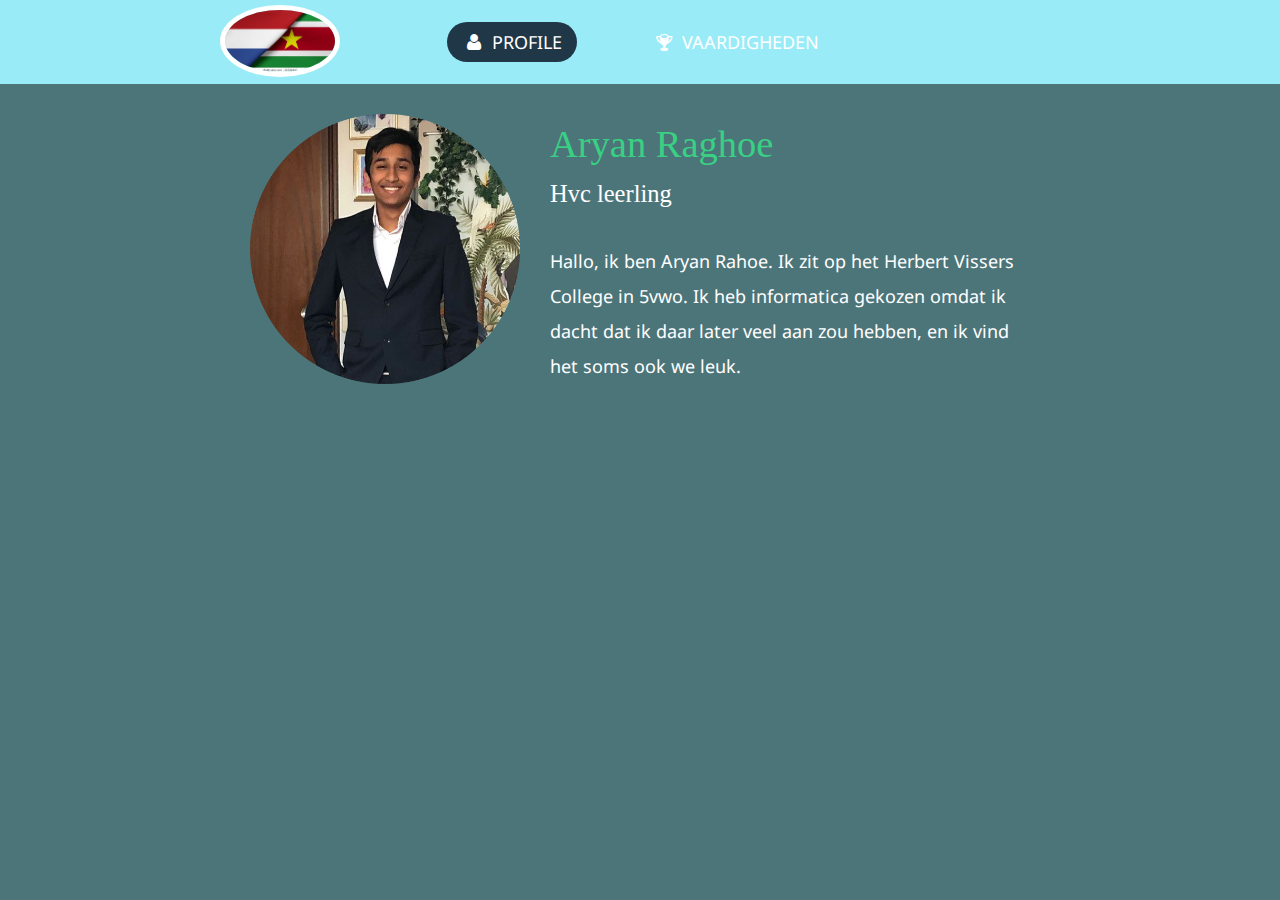
<file: index.html>
<!DOCTYPE html>
<html lang="en">
<head>
<title>Mini Portfolio</title>
<meta charset="utf-8">
<meta name="viewport" content="width=device-width, initial-scale=1.0">
<link href="css/bootstrap.css" rel="stylesheet">
<link href="css/style.css" rel="stylesheet">
<link href="font/css/fontello.css" rel="stylesheet">
<link href='http://fonts.googleapis.com/css?family=Droid+Sans:400,700' rel='stylesheet' type='text/css'>
</head>
<body>
<div class="navbar">
  <div class="navbar-inner">
    <div class="container"> <a class="btn btn-navbar" data-toggle="collapse" data-target=".nav-collapse"> <span class="icon-bar"></span> <span class="icon-bar"></span> <span class="icon-bar"></span> </a> <a class="brand" href="index.html"><img width="110" src="img/user.jpg"  alt="surinames en nederlandse vlag"></a>
      <ul class="nav nav-collapse pull-right">
        <li><a href="index.html" class="active"><i class="icon-user"></i> Profile</a></li>
        <li><a href="skills.html"><i class="icon-trophy"></i> Vaardigheden</a></li>
        <li>&nbsp;&nbsp;&nbsp;&nbsp;&nbsp;&nbsp;&nbsp;&nbsp;&nbsp;&nbsp;</li>
        <li>&nbsp;&nbsp;&nbsp;&nbsp;&nbsp;&nbsp;&nbsp;&nbsp;&nbsp;</li>
      </ul>
      <div class="nav-collapse collapse"></div>
    </div>
  </div>
</div>
<div class="container profile">
  <div class="span3"> <img src="img/mini.png" alt=""> </div>
  <div class="span5">
    <h1>Aryan Raghoe</h1>
    <h3> Hvc leerling</h3>
    <p> Hallo, ik ben Aryan Rahoe. Ik zit op het Herbert Vissers College in 5vwo. Ik heb informatica gekozen omdat ik dacht dat ik daar later veel aan zou hebben, en ik vind het soms ook we leuk. </p>
</div>
<div id="myModal" class="modal hide fade" tabindex="-1" role="dialog" aria-labelledby="myModalLabel" aria-hidden="true">
  <div class="modal-header">
    <button type="button" class="close" data-dismiss="modal" aria-hidden="true">×</button>
    <h3 id="myModalLabel"><i class="icon-mail"></i> Contact Me</h3>
  </div>
  <div class="modal-body">
    <form action="#">
      <input type="text" placeholder="Yopur Name">
      <input type="text" placeholder="Your Email">
      <input type="text" placeholder="Website (Optional)">
      <textarea rows="3" style="width:80%"></textarea>
      <br>
      <button type="submit" class="btn btn-large"><i class="icon-paper-plane"></i> SUBMIT</button>
    </form>
  </div>
</div>
<script src="js/jquery-1.10.1.min.js"></script>
<script src="js/bootstrap.min.js"></script>
<script>
$('#myModal').modal('hidden')
</script>
</body>
</html>
</file>
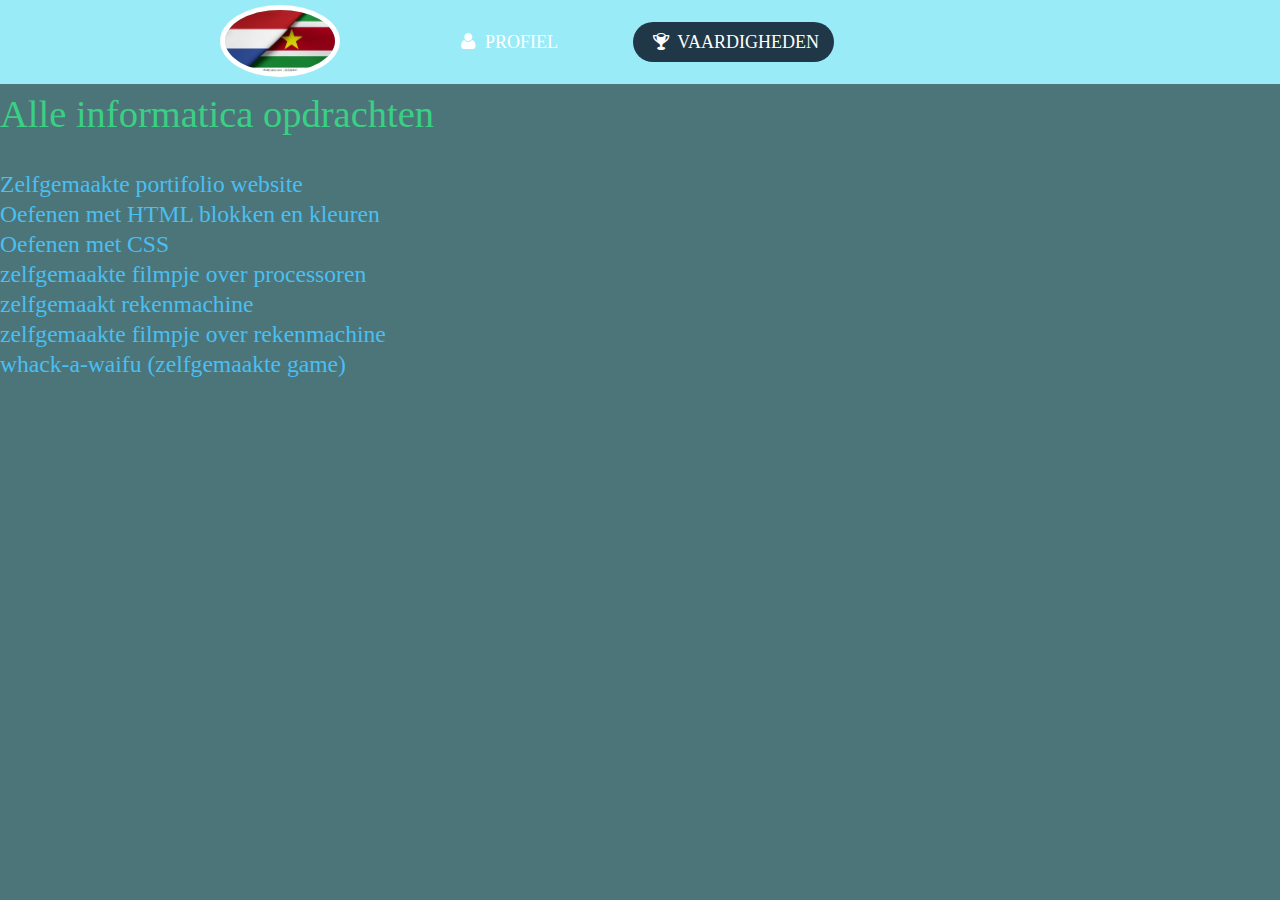
<file: opdrachten.html>
<html>
    <head>
        <title>opdrachten</title>
        <meta charset="utf-8">
        <meta name="viewport" content="width=device-width, initial-scale=1.0">
        <link href="css/bootstrap.css" rel="stylesheet">
        <link href="font/css/fontello.css" rel="stylesheet">
        <link href="font/css/fontello.css" rel="stylesheet">
        <link href="http://fonts.googleapis.com/css?family=Droid+Sans:400,700" rel="stylesheet" type="text/css">
    </head>
    <style>
        a.brand img {
	        border-radius:50%;
	        border:5px solid #fff;
        }
        h1, h2, h3, h4, p ,h5, a {
            font-family: 'Times New Roman', Times, serif;
        }
        h1 {
            color: #3ad083;
        }
        a {
          font-size: 1.475em;
        }
        a:link {
          color: #49BFF2;
        }
        a:visited {
          color: #EB551D;
        }
        a:hover {
          color: #EB551D;
          text-decoration: underline;
        }
        p {
          font-size: medium;
        }
    </style>
    <body>
        <div class="navbar">
            <div class="navbar-inner">
                <div class="container"> <a class="btn btn-navbar" data-toggle="collapse" data-target=".nav-collapse"> <span class="icon-bar"></span> <span class="icon-bar"></span> <span class="icon-bar"></span> </a> <a class="brand" href="index.html"><img width="110" src="img/user.jpg"  alt="surinames en nederlandse vlag"></a>
              </a>
                <ul class="nav nav-collapse pull-right">
                  <li><a href="index.html"><i class="icon-user"></i> Profiel</a></li>
                  <li><a href="skills.html" class="active"><i class="icon-trophy"></i> Vaardigheden</a></li>
                  <li>&nbsp;&nbsp;&nbsp;&nbsp;&nbsp;&nbsp;&nbsp;&nbsp;&nbsp;&nbsp;</li>
                  <li>&nbsp;&nbsp;&nbsp;&nbsp;&nbsp;&nbsp;&nbsp;&nbsp;&nbsp;</li>
                </ul>
                <div class="nav-collapse collapse"></div>
              </div>
            </div>
          </div>
        <h1>Alle informatica opdrachten</h1>
        <p>&nbsp;<p>

        <p><a href="assigments/profiel.html">Zelfgemaakte portifolio website</a></p> 
        <p><a href="assigments/elementen.html">Oefenen met HTML blokken en kleuren</a></p>
        <p><a href="assigments/oefenenmetCSS.html">Oefenen met CSS</a></p>
        <p><a href="processoren.html">zelfgemaakte filmpje over processoren</a></p>
        <p><a href="assigments/rekenmachine.html">zelfgemaakt rekenmachine</a></p>
        <p><a href="uitleg rekenmachine.html">zelfgemaakte filmpje over rekenmachine</a></p>
        <p><a href="zelfgemaaktegame.html">whack-a-waifu (zelfgemaakte game)</a></p>
    </body>
</html>
</file>
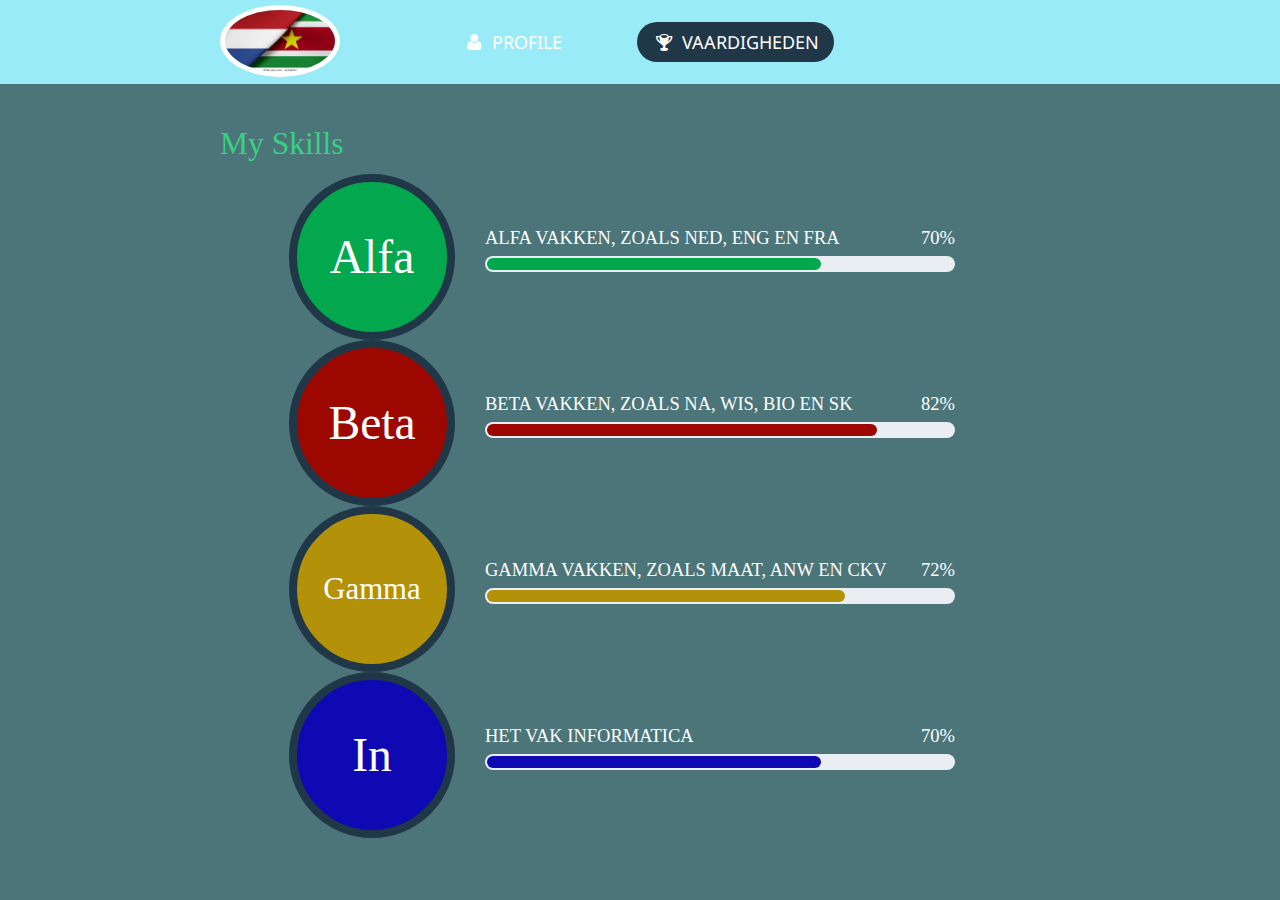
<file: skills.html>
<!DOCTYPE html>
<html lang="en">
<head>
<title>Mini Portfolio | Skills</title>
<meta charset="utf-8">
<meta name="viewport" content="width=device-width, initial-scale=1.0">
<link href="css/bootstrap.css" rel="stylesheet">
<link href="css/style.css" rel="stylesheet">
<link href="font/css/fontello.css" rel="stylesheet">
<link href='http://fonts.googleapis.com/css?family=Droid+Sans:400,700' rel='stylesheet' type='text/css'>
</head>
<body>
<div class="navbar">
  <div class="navbar-inner">
    <div class="container"> <a class="btn btn-navbar" data-toggle="collapse" data-target=".nav-collapse"> <span class="icon-bar"></span> <span class="icon-bar"></span> <span class="icon-bar"></span> </a> <a class="brand" href="index.html"><img width="110" src="img/user.jpg" alt="surinames en nederlandse vlag"></a>
      <ul class="nav nav-collapse pull-right">
        <li><a href="index.html"><i class="icon-user"></i> Profile</a></li>
        <li><a href="skills.html" class="active"><i class="icon-trophy"></i> Vaardigheden</a></li>
        <li>&nbsp;&nbsp;&nbsp;&nbsp;&nbsp;&nbsp;&nbsp;&nbsp;&nbsp;&nbsp;</li>
        <li>&nbsp;&nbsp;&nbsp;&nbsp;&nbsp;&nbsp;&nbsp;&nbsp;&nbsp;</li>
      </ul>
      <div class="nav-collapse collapse"></div>
    </div>
  </div>
</div>
<div class="container skills">
  <h2>My Skills</h2>
  <div class="row">
    <div class="span3">
      <div class="ps">
        <h3>Alfa</h3>
      </div>
    </div>
    <div class="span5">
      <h3>Alfa vakken, zoals Ned, Eng en Fra <span>70%</span></h3>
      <div class="expand-bg"> <span class="expand ps2"> &nbsp; </span> </div>
    </div>
  </div>
  <div class="row">
    <div class="span3">
      <div class="ai">
        <h3>Beta</h3>
      </div>
    </div>
    <div class="span5">
      <h3>Beta vakken, zoals na, wis, bio en Sk <span>82%</span></h3>
      <div class="expand-bg"> <span class="expand ai2"> &nbsp; </span> </div>
    </div>
  </div>
  <div class="row">
    <div class="span3">
      <div class="html">
        <h3>Gamma</h3>
      </div>
    </div>
    <div class="span5">
      <h3>Gamma vakken, zoals Maat, anw en ckv <span>72%</span></h3>
      <div class="expand-bg"> <span class="expand html2"> &nbsp; </span> </div>
    </div>
  </div>
  <div class="row">
    <div class="span3" onclick="location.href='opdrachten.html'">
      <div class="informatica">
        <h3>In</h3> 
      </div>
    </div>
    <div class="span5">
      <h3>het vak Informatica <span>70%</span></h3>
      <div class="expand-bg"> <span class="expand informatica2"> &nbsp;  </span> </div>
    </div>
  </div>
</div>



</div>
<script src="js/jquery-1.10.1.min.js"></script>
<script src="js/bootstrap.min.js"></script>
<script>
$('#myModal').modal('hidden')
</script>
</body>
</html>
</file>
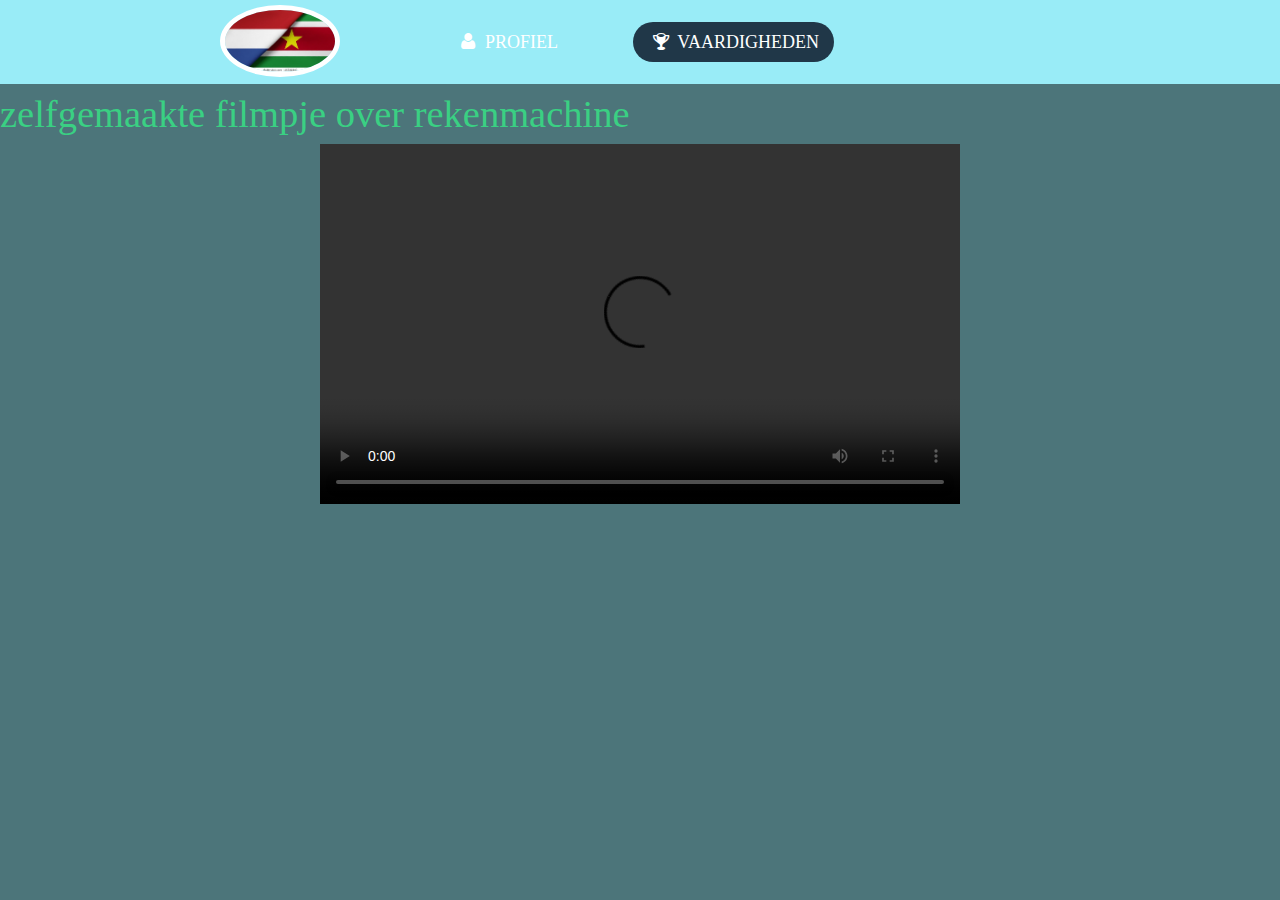
<file: uitleg rekenmachine.html>
<html>
    <head>
        <title>processoren</title>
        <meta charset="utf-8">
        <meta name="viewport" content="width=device-width, initial-scale=1.0">
        <link href="css/bootstrap.css" rel="stylesheet">
        <link href="font/css/fontello.css" rel="stylesheet">
        <link href="font/css/fontello.css" rel="stylesheet">
        <link href="http://fonts.googleapis.com/css?family=Droid+Sans:400,700" rel="stylesheet" type="text/css">
    </head>
    <style>
        a.brand img {
	        border-radius:50%;
	        border:5px solid #fff;
        }
        h1, h2, h3, h4, p ,h5, a {
            font-family: 'Times New Roman', Times, serif;
        }
        h1 {
            color: #3ad083;
        }
        a {
          font-size: 1.475em;
        }
        a:link {
          color: #49BFF2;
        }
        a:visited {
          color: #EB551D;
        }
        a:hover {
          color: #EB551D;
          text-decoration: underline;
        }
        p {
          font-size: medium;
        }
        video {
          display: block;
          margin-left: auto;
          margin-right: auto;
        }
    </style>
    <body>
        <div class="navbar">
            <div class="navbar-inner">
                <div class="container"> <a class="btn btn-navbar" data-toggle="collapse" data-target=".nav-collapse"> <span class="icon-bar"></span> <span class="icon-bar"></span> <span class="icon-bar"></span> </a> <a class="brand" href="index.html"><img width="110" src="img/user.jpg"  alt="surinames en nederlandse vlag"></a>
              </a>
                <ul class="nav nav-collapse pull-right">
                  <li><a href="index.html"><i class="icon-user"></i> Profiel</a></li>
                  <li><a href="skills.html" class="active"><i class="icon-trophy"></i> Vaardigheden</a></li>
                  <li>&nbsp;&nbsp;&nbsp;&nbsp;&nbsp;&nbsp;&nbsp;&nbsp;&nbsp;&nbsp;</li>
                  <li>&nbsp;&nbsp;&nbsp;&nbsp;&nbsp;&nbsp;&nbsp;&nbsp;&nbsp;</li>
                </ul>
                <div class="nav-collapse collapse"></div>
              </div>
            </div>
          </div>
        <h1>zelfgemaakte filmpje over rekenmachine</h1>
        

        <video width="640" height="360" controls>
            <source src="https://educatem.blob.core.windows.net/presentaties/RyanDouglas/informatica_in_2023-2024.mp4 (1080p).mp4" type="video/mp4">
          </video>



    </body>
</html>
</file>
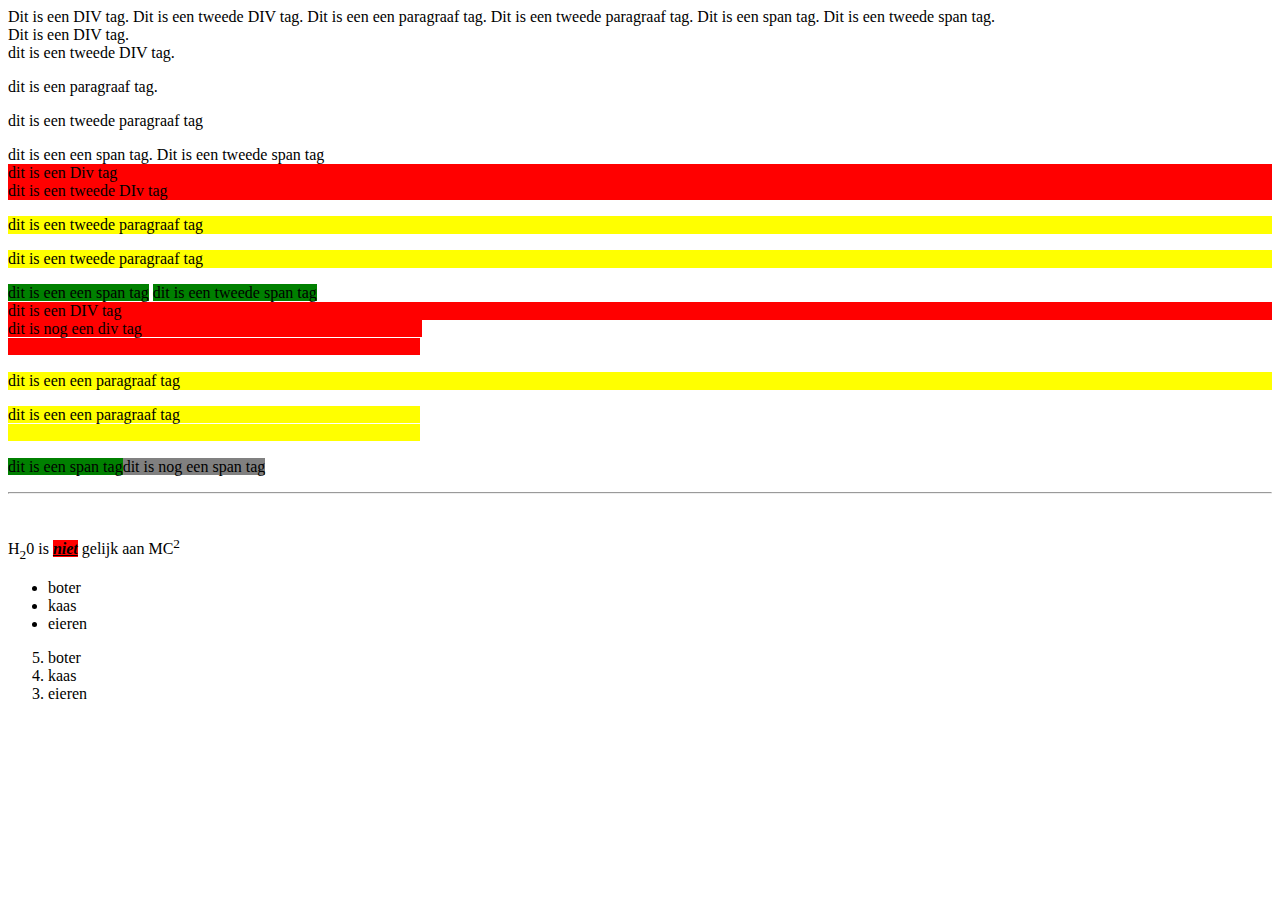
<file: assigments/elementen.html>
<html>
  
  

  <body>
    
    Dit is een DIV tag. Dit is een tweede DIV tag. Dit is een een paragraaf tag. Dit is een tweede paragraaf tag. Dit is een span tag. Dit is een tweede span tag. <br> Dit is een DIV tag. <br> dit is een tweede DIV tag.
    
    <p>dit is een paragraaf tag.</p>
    <p>dit is een tweede paragraaf tag</p>


    dit is een een span tag. Dit is een tweede span tag 
    <div style="background-color:red ;"> dit is een Div tag </div>
    <div style="background-color: red;"> dit is een tweede DIv tag</div>

    <p style="background-color: yellow;"> dit is een tweede paragraaf tag</p>

    <p style="background-color: yellow;"> dit is een tweede paragraaf tag</p>
    
    
    <div> <span style="background-color:green;"> dit is een een span tag</span> <span style="background-color:green;"> dit is een tweede span tag</span> </div>
    <div style="background-color:red;">dit is een DIV tag</div>
    <div> <span style="background-color: red;"> dit is nog een div tag &nbsp; &nbsp; &nbsp; &nbsp; &nbsp; &nbsp; &nbsp; &nbsp; &nbsp;&nbsp;&nbsp;&nbsp;&nbsp;&nbsp;&nbsp;&nbsp;&nbsp;&nbsp;&nbsp;&nbsp;&nbsp;&nbsp;&nbsp;&nbsp;&nbsp;&nbsp;&nbsp;&nbsp;&nbsp;&nbsp;&nbsp;&nbsp;&nbsp;&nbsp;&nbsp;&nbsp;&nbsp;&nbsp;&nbsp;&nbsp;&nbsp;&nbsp;&nbsp;&nbsp;&nbsp;&nbsp;&nbsp;&nbsp;&nbsp;&nbsp;&nbsp;&nbsp;&nbsp;&nbsp;&nbsp;&nbsp;&nbsp;&nbsp;&nbsp;&nbsp;&nbsp;</span> </div>
    <div> <span style="background-color: red;"> &nbsp; &nbsp; &nbsp; &nbsp;  &nbsp; &nbsp; &nbsp; &nbsp; &nbsp; &nbsp; &nbsp; &nbsp; &nbsp; &nbsp; &nbsp; &nbsp; &nbsp; &nbsp; &nbsp; &nbsp; &nbsp; &nbsp; &nbsp; &nbsp; &nbsp; &nbsp; &nbsp; &nbsp; &nbsp; &nbsp; &nbsp; &nbsp; &nbsp; &nbsp; &nbsp; &nbsp; &nbsp; &nbsp; &nbsp; &nbsp; &nbsp; &nbsp; &nbsp; &nbsp; &nbsp; &nbsp; &nbsp; &nbsp; &nbsp; &nbsp; &nbsp; &nbsp;   </span>

    <p style="background-color:yellow;">dit is een een paragraaf tag </p>

    <p> <span style="background-color:yellow;">dit is een een paragraaf tag  &nbsp;  &nbsp; &nbsp; &nbsp;&nbsp;&nbsp;&nbsp;&nbsp;&nbsp;&nbsp;&nbsp;&nbsp;&nbsp;&nbsp;&nbsp;&nbsp;&nbsp;&nbsp;&nbsp;&nbsp;&nbsp;&nbsp;&nbsp;&nbsp;&nbsp;&nbsp;&nbsp;&nbsp;&nbsp;&nbsp;&nbsp;&nbsp;&nbsp;&nbsp;&nbsp;&nbsp;&nbsp;&nbsp;&nbsp;&nbsp;&nbsp;&nbsp;&nbsp;&nbsp;&nbsp;&nbsp;&nbsp;&nbsp;&nbsp;&nbsp;&nbsp;&nbsp;&nbsp;&nbsp;&nbsp;&nbsp; <br>&nbsp; &nbsp; &nbsp; &nbsp;&nbsp;&nbsp;&nbsp;&nbsp;&nbsp;&nbsp;&nbsp;&nbsp;&nbsp;&nbsp;&nbsp;&nbsp;&nbsp;&nbsp;&nbsp;&nbsp;&nbsp;&nbsp;&nbsp;&nbsp;&nbsp;&nbsp;&nbsp;&nbsp;&nbsp;&nbsp;&nbsp;&nbsp;&nbsp;&nbsp;&nbsp;&nbsp;&nbsp;&nbsp;&nbsp;&nbsp;&nbsp;&nbsp;&nbsp;&nbsp;&nbsp;&nbsp;&nbsp;&nbsp;&nbsp;&nbsp;&nbsp;&nbsp;&nbsp;&nbsp;&nbsp;&nbsp;&nbsp;&nbsp; &nbsp;&nbsp;&nbsp;&nbsp;&nbsp;&nbsp;&nbsp;&nbsp;&nbsp;&nbsp;&nbsp;&nbsp;&nbsp;&nbsp;&nbsp;&nbsp;&nbsp;&nbsp;&nbsp;&nbsp;&nbsp;&nbsp;&nbsp;&nbsp;&nbsp;&nbsp;&nbsp;&nbsp;&nbsp;&nbsp;&nbsp;&nbsp;&nbsp;&nbsp;&nbsp;&nbsp;&nbsp;&nbsp;&nbsp;&nbsp;&nbsp;<br></span></p>
    
    <p> <span style="background-color: green;">dit is een span tag</span><span style="background-color: gray;">dit is nog een span tag</span> </p>

    <hr>

    <h9>&nbsp;</h9>

    <p>H<sub>2</sub>0 is <span style="background-color: red;"><u><i><strong>niet</strong></i></u></span> gelijk aan MC<sup>2</sup></p>

    <ul>
      <li>boter</li>
      <li>kaas</li>
      <li>eieren</li>
    </ul>

    <ol start="5" reversed>
      <li>boter</li>
      <li>kaas</li>
      <li>eieren</li>



    </ol>
    
    
    
    
    
    
    
    
    
    
  </body>
  
  
  
</html>
</file>
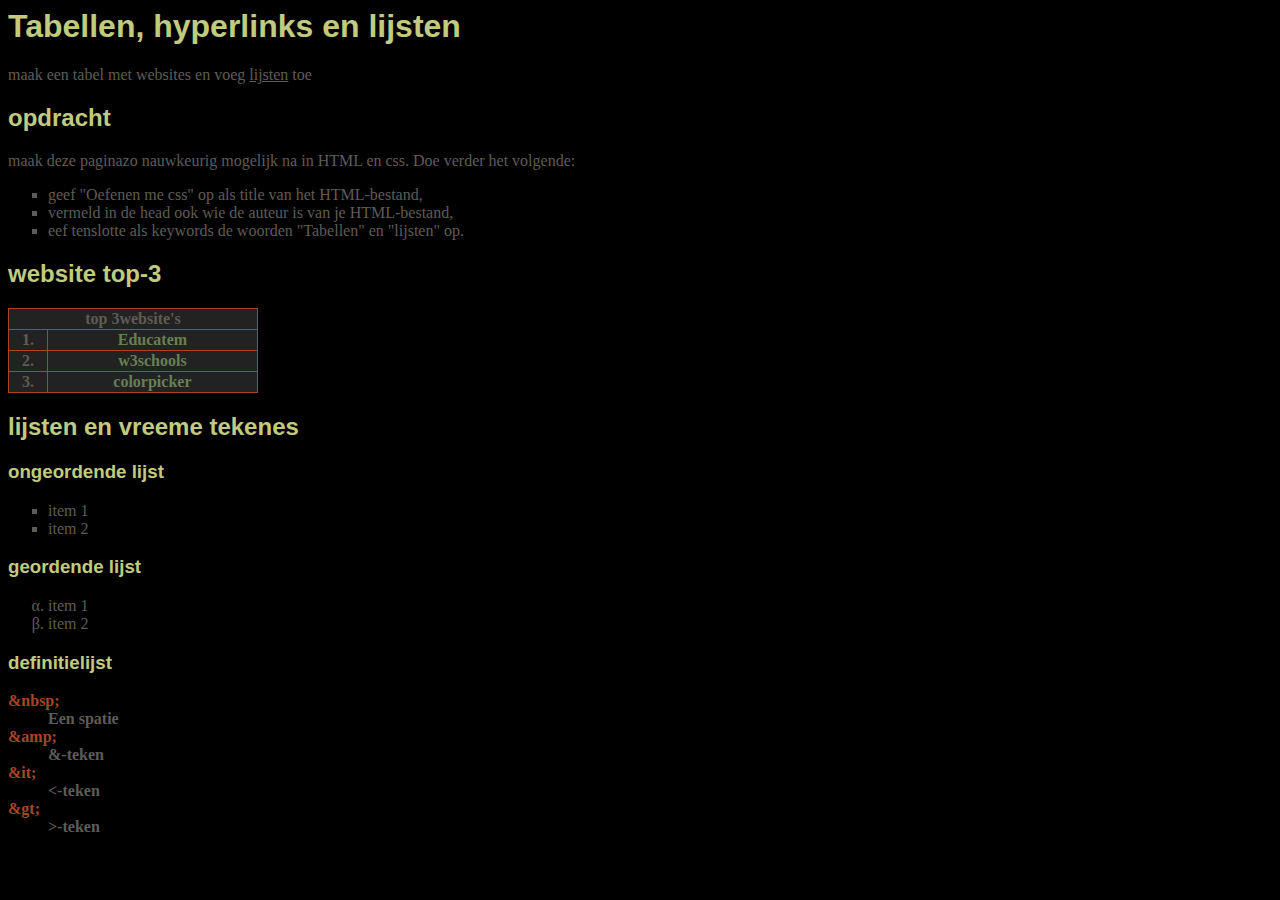
<file: assigments/oefenenmetCSS.html>
<html>
<head>
<style>
body{
  background-color: rgb(0, 0, 0);
}

h1{
  color: #c0cb7f;
  font-family: Arial, Helvetica, sans-serif;
}

h2{
  color: #c0cb7f;
  font-family: Arial, Helvetica, sans-serif;
}

h3{
  color: #c0cb7f;
  font-family: Arial, Helvetica, sans-serif;
}

p{
  color:  #5e5c56;
  font-family: calibri;
}

li{
  color:  #5e5c56;
  font-family: calibri;
}

table, th, td {
  border:1px solid #a64626;
  border-collapse: collapse;
  font-weight: bold;
  color: #5e5c56;
}
th, td {
  background-color: #222222;
  font-weight: bold;
  text-align: center;
  font-family: calibri;
}

dd, dt {
  font-weight: bold;
}

dt {
  color: #a64626;
}

dd {
  color:#5e5c56
}

a:link {
  text-decoration: none;
}

/* unvisited link */
a:link {
  color: #677f51;
}

/* visited link */
a:visited {
  color: #677f51;
}

/* mouse over link */
a:hover {
  color: #677f51;
}

/* selected link */
a:active {
  color: #677f51;
}

a:hover {
  text-decoration: underline;
}

ul {
  list-style-type: square;
}

ol {
  list-style-type: lower-greek;
}
</style>
</head>
<body>

<h1>Tabellen, hyperlinks en lijsten</h1>

<p>maak een tabel met websites  en voeg <u>lijsten</u> toe</p>

<h2>opdracht</h2> 

<p>maak deze paginazo nauwkeurig mogelijk na in HTML en css. Doe  verder het volgende:</p>

<ul>
  <li>geef "Oefenen me css" op als title van het HTML-bestand,</li>
  <li>vermeld in de head ook wie de auteur is van je HTML-bestand,</li>
  <li>eef tenslotte als keywords de woorden "Tabellen" en "lijsten" op.</li>
</ul>

<h2>website top-3</h2>

<table style="width: 250px;">
<tr>
  <th colspan="2"> <strong> top 3website's</strong></th>
</tr>
<tr>
  <td>1.</td>
  <td><a href="https://guidemstudents.educatem.nl/"> Educatem</a> </td>
</tr>
  <td>2.</td>
  <td><a href="https://www.w3schools.com/">w3schools</a></td>
<tr>
    <td>3.</td>
    <td><a href="https://imagecolorpicker.com/">colorpicker</a></td>
</tr>
</table>

<h2>lijsten en vreeme tekenes</h2>

<h3>ongeordende lijst</h3>

<ul>
  <li>item 1</li>
  <li>item 2</li>
</ul>

<h3>geordende lijst</h3>

<ol>
  <li>item 1</li>
  <li>item 2</li>
</ol>

<h3>definitielijst</h3>

<dt> &amp;nbsp; </dt>
<dd>Een spatie</dd>
<dt> &amp;amp; </dt>
<dd>&-teken</dd>
<dt> &amp;it;</dt>
<dd><-teken </dd>
<dt> &amp;gt; </dt>
<dd>>-teken</dd>



</body>
</html>
</file>
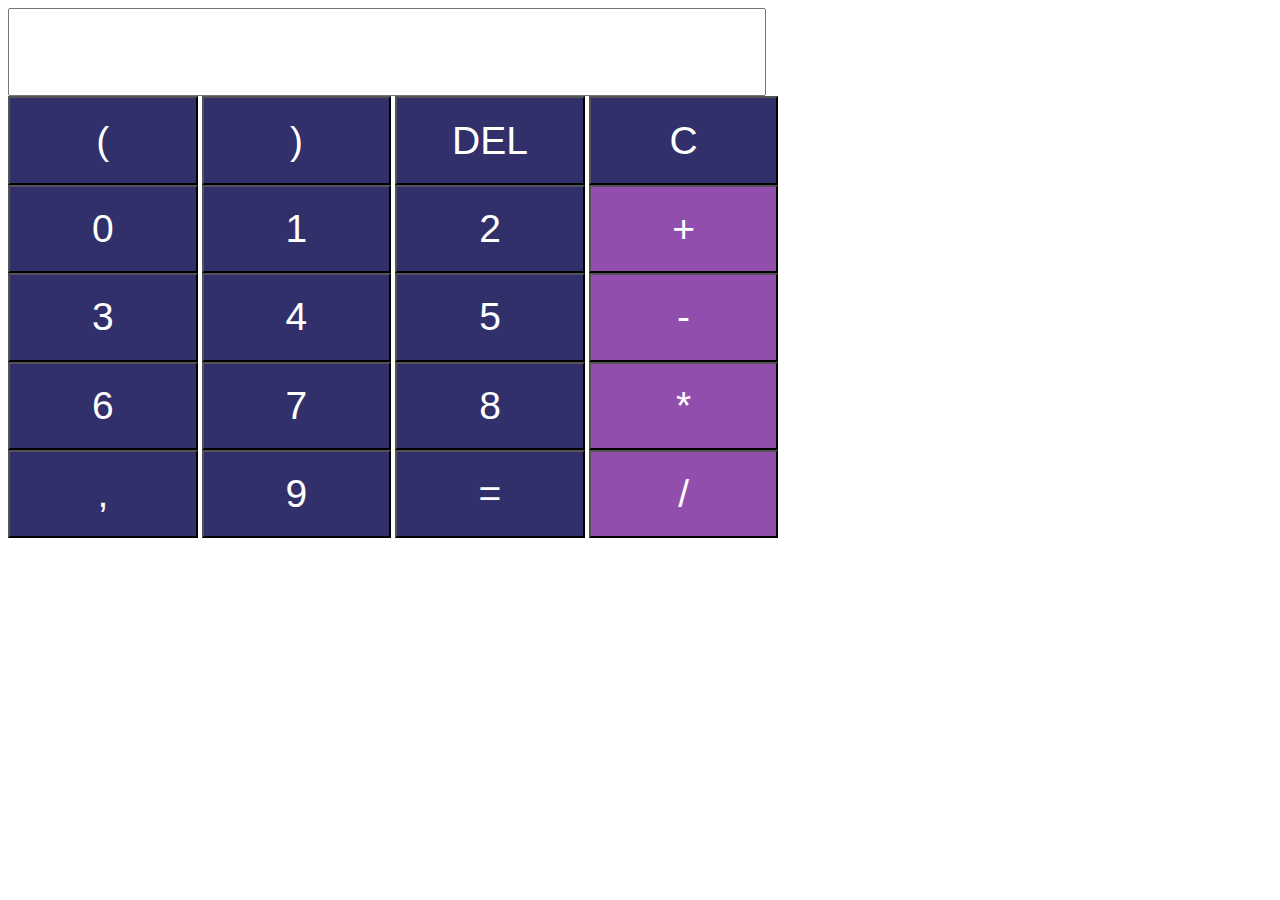
<file: assigments/rekenmachine.html>
<html>

<head>
    <title>Calculator_V1</title>
    <style>

        .knop {
            height: 10%;
            width: 15%;
            font-size: 39px;
            background-color: rgb(49, 48, 107);
            color: white;
        }

        .operatorknop {
            background-color: rgb(146, 78, 173); 
            height: 10%;
            width: 15%;
            font-size: 39px;
            color: rgb(255, 255, 255);
        }


        .scherm {
            height: 10%;
            width: 60%;
            font-size: 60px;
        }

        .knoppencontainer {
            border-radius: 10%
        }

        

    </style>
    <script>
        let gelijkheidhaakjes = 0;

        function KarakterToevoegen(karakter) {
        let scherm = document.getElementById("scherm");
        scherm.value = scherm.value + karakter;

        if (karakter === "(") {
            gelijkheidhaakjes++;
        } else if (karakter === ")") {
            gelijkheidhaakjes--;
        }
        }

        function DeleteLaatsteKarakter() {
        let scherm = document.getElementById("scherm");
        scherm.value = scherm.value.slice(0, -1);
        }


        function Bereken() {
        let scherm = document.getElementById("scherm");
        if (scherm.value.length === 0) {
            return;
        }

        let regex = /[0-9-+*()/]/g;
        if (scherm.value.replace(regex, "").length > 0 || gelijkheidhaakjes !== 0) {
            scherm.value = "SYNTAX ERROR";
        } else {
            scherm.value = eval(scherm.value);
        }

        gelijkheidhaakjes = 0;
        }
    
    </script>
</head>

<div class="achtergrond"><input class="scherm" id="scherm"><div class="knoppencontainer"></div>

    <div class="knoppencontainer">
        <button class="knop" onclick="KarakterToevoegen('&#40;')">(</button>
        <button class="knop" onclick="KarakterToevoegen('&#41;')">)</button>
        <button class="knop" onclick="DeleteLaatsteKarakter()">DEL</button>
        <button class="knop" onclick="DeleteAlles()">C</button>
        <br/>
        <button class="knop" onclick="KarakterToevoegen('0')">0</button>
        <button class="knop" onclick="KarakterToevoegen('1')">1</button>
        <button class="knop" onclick="KarakterToevoegen('2')">2</button>
        <button class="operatorknop" onclick="KarakterToevoegen('+')">+</button>
        <br/>
        <button class="knop" onclick="KarakterToevoegen('3')">3</button>
        <button class="knop" onclick="KarakterToevoegen('4')">4</button>
        <button class="knop" onclick="KarakterToevoegen('5')">5</button>
        <button class="operatorknop" onclick="KarakterToevoegen('-')">-</button>
        <br/>
        <button class="knop" onclick="KarakterToevoegen('6')">6</button>
        <button class="knop" onclick="KarakterToevoegen('7')">7</button>
        <button class="knop" onclick="KarakterToevoegen('8')">8</button>
        <button class="operatorknop" onclick="KarakterToevoegen('*')">*</button>
        <br/>
        <button class="knop" onclick="KarakterToevoegen(',')">,</button>
        <button class="knop" onclick="KarakterToevoegen('9')">9</button>
        <button class="knop" onclick="Bereken()">=</button>
        <button class="operatorknop" onclick="KarakterToevoegen('/')">/</button>
</div>









</html>
</file>
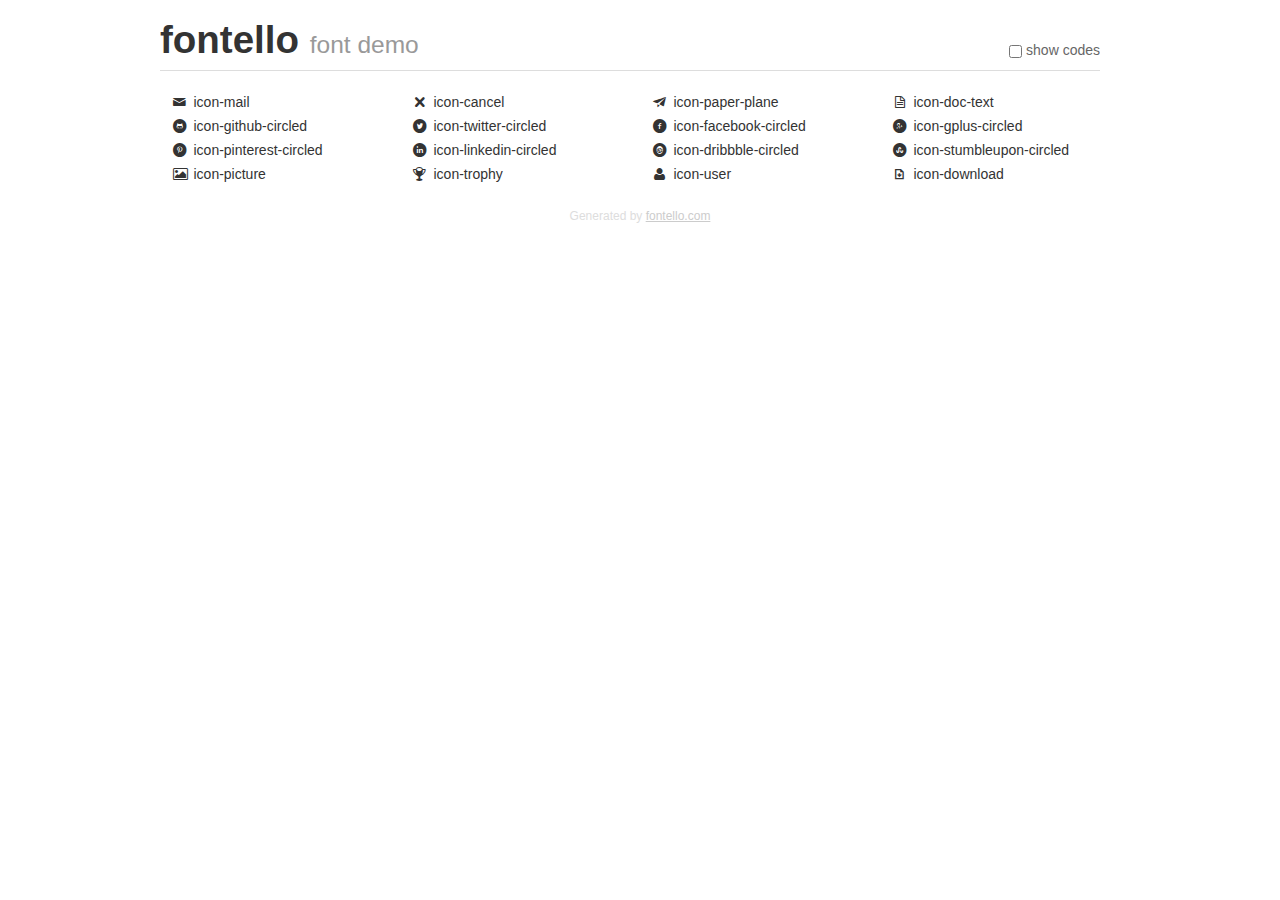
<file: font/demo.html>
<!DOCTYPE html>
<html>
  <head><!--[if lt IE 9]>
    <script src="http://html5shim.googlecode.com/svn/trunk/html5.js"></script><![endif]-->
    <meta charset="UTF-8"><style type="text/css">/*
 * Bootstrap v2.2.1
 *
 * Copyright 2012 Twitter, Inc
 * Licensed under the Apache License v2.0
 * http://www.apache.org/licenses/LICENSE-2.0
 *
 * Designed and built with all the love in the world @twitter by @mdo and @fat.
 */
.clearfix {
  *zoom: 1;
}
.clearfix:before,
.clearfix:after {
  display: table;
  content: "";
  line-height: 0;
}
.clearfix:after {
  clear: both;
}
html {
  font-size: 100%;
  -webkit-text-size-adjust: 100%;
  -ms-text-size-adjust: 100%;
}
a:focus {
  outline: thin dotted #333;
  outline: 5px auto -webkit-focus-ring-color;
  outline-offset: -2px;
}
a:hover,
a:active {
  outline: 0;
}
button,
input,
select,
textarea {
  margin: 0;
  font-size: 100%;
  vertical-align: middle;
}
button,
input {
  *overflow: visible;
  line-height: normal;
}
button::-moz-focus-inner,
input::-moz-focus-inner {
  padding: 0;
  border: 0;
}
body {
  margin: 0;
  font-family: "Helvetica Neue", Helvetica, Arial, sans-serif;
  font-size: 14px;
  line-height: 20px;
  color: #333;
  background-color: #fff;
}
a {
  color: #08c;
  text-decoration: none;
}
a:hover {
  color: #005580;
  text-decoration: underline;
}
.row {
  margin-left: -20px;
  *zoom: 1;
}
.row:before,
.row:after {
  display: table;
  content: "";
  line-height: 0;
}
.row:after {
  clear: both;
}
[class*="span"] {
  float: left;
  min-height: 1px;
  margin-left: 20px;
}
.container,
.navbar-static-top .container,
.navbar-fixed-top .container,
.navbar-fixed-bottom .container {
  width: 940px;
}
.span12 {
  width: 940px;
}
.span11 {
  width: 860px;
}
.span10 {
  width: 780px;
}
.span9 {
  width: 700px;
}
.span8 {
  width: 620px;
}
.span7 {
  width: 540px;
}
.span6 {
  width: 460px;
}
.span5 {
  width: 380px;
}
.span4 {
  width: 300px;
}
.span3 {
  width: 220px;
}
.span2 {
  width: 140px;
}
.span1 {
  width: 60px;
}
[class*="span"].pull-right,
.row-fluid [class*="span"].pull-right {
  float: right;
}
.container {
  margin-right: auto;
  margin-left: auto;
  *zoom: 1;
}
.container:before,
.container:after {
  display: table;
  content: "";
  line-height: 0;
}
.container:after {
  clear: both;
}
p {
  margin: 0 0 10px;
}
.lead {
  margin-bottom: 20px;
  font-size: 21px;
  font-weight: 200;
  line-height: 30px;
}
small {
  font-size: 85%;
}
h1 {
  margin: 10px 0;
  font-family: inherit;
  font-weight: bold;
  line-height: 20px;
  color: inherit;
  text-rendering: optimizelegibility;
}
h1 small {
  font-weight: normal;
  line-height: 1;
  color: #999;
}
h1 {
  line-height: 40px;
}
h1 {
  font-size: 38.5px;
}
h1 small {
  font-size: 24.5px;
}
body {
  margin-top: 90px;
}
.header {
  position: fixed;
  top: 0;
  left: 50%;
  margin-left: -480px;
  background-color: #fff;
  border-bottom: 1px solid #ddd;
  padding-top: 10px;
  z-index: 10;
}
.footer {
  color: #ddd;
  font-size: 12px;
  text-align: center;
  margin-top: 20px;
}
.footer a {
  color: #ccc;
  text-decoration: underline;
}
.the-icons {
  font-size: 14px;
  line-height: 24px;
}
.switch {
  position: absolute;
  right: 0;
  bottom: 10px;
  color: #666;
}
.switch input {
  margin-right: 0.3em;
}
.codesOn .i-name {
  display: none;
}
.codesOn .i-code {
  display: inline;
}
.i-code {
  display: none;
}
</style>
    <link rel="stylesheet" href="css/fontello.css">
    <link rel="stylesheet" href="css/animation.css"><!--[if IE 7]>
    <link rel="stylesheet" href="css/fontello-ie7.css"><![endif]-->
    <script>
      function toggleCodes(on) {
        var obj = document.getElementById('icons');
        
        if (on) {
          obj.className += ' codesOn';
        } else {
          obj.className = obj.className.replace(' codesOn', '');
        }
      }
      
    </script>
  </head>
  <body>
    <div class="container header">
      <h1>
        fontello
         <small>font demo</small>
      </h1>
      <label class="switch">
        <input type="checkbox" onclick="toggleCodes(this.checked)">show codes
      </label>
    </div>
    <div id="icons" class="container">
      <div class="row">
        <div title="Code: 0xe806" class="the-icons span3"><i class="icon-mail"></i> <span class="i-name">icon-mail</span><span class="i-code">0xe806</span></div>
        <div title="Code: 0xe80f" class="the-icons span3"><i class="icon-cancel"></i> <span class="i-name">icon-cancel</span><span class="i-code">0xe80f</span></div>
        <div title="Code: 0xe804" class="the-icons span3"><i class="icon-paper-plane"></i> <span class="i-name">icon-paper-plane</span><span class="i-code">0xe804</span></div>
        <div title="Code: 0xe803" class="the-icons span3"><i class="icon-doc-text"></i> <span class="i-name">icon-doc-text</span><span class="i-code">0xe803</span></div>
      </div>
      <div class="row">
        <div title="Code: 0xe80e" class="the-icons span3"><i class="icon-github-circled"></i> <span class="i-name">icon-github-circled</span><span class="i-code">0xe80e</span></div>
        <div title="Code: 0xe808" class="the-icons span3"><i class="icon-twitter-circled"></i> <span class="i-name">icon-twitter-circled</span><span class="i-code">0xe808</span></div>
        <div title="Code: 0xe807" class="the-icons span3"><i class="icon-facebook-circled"></i> <span class="i-name">icon-facebook-circled</span><span class="i-code">0xe807</span></div>
        <div title="Code: 0xe809" class="the-icons span3"><i class="icon-gplus-circled"></i> <span class="i-name">icon-gplus-circled</span><span class="i-code">0xe809</span></div>
      </div>
      <div class="row">
        <div title="Code: 0xe80a" class="the-icons span3"><i class="icon-pinterest-circled"></i> <span class="i-name">icon-pinterest-circled</span><span class="i-code">0xe80a</span></div>
        <div title="Code: 0xe80b" class="the-icons span3"><i class="icon-linkedin-circled"></i> <span class="i-name">icon-linkedin-circled</span><span class="i-code">0xe80b</span></div>
        <div title="Code: 0xe80c" class="the-icons span3"><i class="icon-dribbble-circled"></i> <span class="i-name">icon-dribbble-circled</span><span class="i-code">0xe80c</span></div>
        <div title="Code: 0xe80d" class="the-icons span3"><i class="icon-stumbleupon-circled"></i> <span class="i-name">icon-stumbleupon-circled</span><span class="i-code">0xe80d</span></div>
      </div>
      <div class="row">
        <div title="Code: 0xe802" class="the-icons span3"><i class="icon-picture"></i> <span class="i-name">icon-picture</span><span class="i-code">0xe802</span></div>
        <div title="Code: 0xe801" class="the-icons span3"><i class="icon-trophy"></i> <span class="i-name">icon-trophy</span><span class="i-code">0xe801</span></div>
        <div title="Code: 0xe800" class="the-icons span3"><i class="icon-user"></i> <span class="i-name">icon-user</span><span class="i-code">0xe800</span></div>
        <div title="Code: 0xe805" class="the-icons span3"><i class="icon-download"></i> <span class="i-name">icon-download</span><span class="i-code">0xe805</span></div>
      </div>
    </div>
    <div class="container footer">Generated by <a href="http://fontello.com">fontello.com</a></div>
  </body>
</html>
</file>
<file: font/css/fontello.css>
@font-face {
  font-family: 'fontello';
  src: url('../font/fontello.eot?87773380');
  src: url('../font/fontello.eot?87773380#iefix') format('embedded-opentype'),
       url('../font/fontello.woff?87773380') format('woff'),
       url('../font/fontello.ttf?87773380') format('truetype'),
       url('../font/fontello.svg?87773380#fontello') format('svg');
  font-weight: normal;
  font-style: normal;
}
/* Chrome hack: SVG is rendered more smooth in Windozze. 100% magic, uncomment if you need it. */
/* Note, that will break hinting! In other OS-es font will be not as sharp as it could be */
/*
@media screen and (-webkit-min-device-pixel-ratio:0) {
  @font-face {
    font-family: 'fontello';
    src: url('../font/fontello.svg?87773380#fontello') format('svg');
  }
}
*/
 
 [class^="icon-"]:before, [class*=" icon-"]:before {
  font-family: "fontello";
  font-style: normal;
  font-weight: normal;
  speak: none;
 
  display: inline-block;
  text-decoration: inherit;
  width: 1em;
  margin-right: .2em;
  text-align: center;
  /* opacity: .8; */
 
  /* For safety - reset parent styles, that can break glyph codes*/
  font-variant: normal;
  text-transform: none;
     
  /* fix buttons height, for twitter bootstrap */
  line-height: 1em;
 
  /* Animation center compensation - margins should be symmetric */
  /* remove if not needed */
  margin-left: .2em;
 
  /* you can be more comfortable with increased icons size */
  /* font-size: 120%; */
 
  /* Uncomment for 3D effect */
  /* text-shadow: 1px 1px 1px rgba(127, 127, 127, 0.3); */
}
 
.icon-mail:before { content: '\e806'; } /* '' */
.icon-cancel:before { content: '\e80f'; } /* '' */
.icon-paper-plane:before { content: '\e804'; } /* '' */
.icon-doc-text:before { content: '\e803'; } /* '' */
.icon-github-circled:before { content: '\e80e'; } /* '' */
.icon-twitter-circled:before { content: '\e808'; } /* '' */
.icon-facebook-circled:before { content: '\e807'; } /* '' */
.icon-gplus-circled:before { content: '\e809'; } /* '' */
.icon-pinterest-circled:before { content: '\e80a'; } /* '' */
.icon-linkedin-circled:before { content: '\e80b'; } /* '' */
.icon-dribbble-circled:before { content: '\e80c'; } /* '' */
.icon-stumbleupon-circled:before { content: '\e80d'; } /* '' */
.icon-picture:before { content: '\e802'; } /* '' */
.icon-trophy:before { content: '\e801'; } /* '' */
.icon-user:before { content: '\e800'; } /* '' */
.icon-download:before { content: '\e805'; } /* '' */
</file>
<file: font/css/fontello-ie7.css>
[class^="icon-"], [class*=" icon-"] {
  font-family: 'fontello';
  font-style: normal;
  font-weight: normal;
 
  /* fix buttons height */
  line-height: 1em;
 
  /* you can be more comfortable with increased icons size */
  /* font-size: 120%; */
}
 
.icon-mail { *zoom: expression( this.runtimeStyle['zoom'] = '1', this.innerHTML = '&#xe806;&nbsp;'); }
.icon-cancel { *zoom: expression( this.runtimeStyle['zoom'] = '1', this.innerHTML = '&#xe80f;&nbsp;'); }
.icon-paper-plane { *zoom: expression( this.runtimeStyle['zoom'] = '1', this.innerHTML = '&#xe804;&nbsp;'); }
.icon-doc-text { *zoom: expression( this.runtimeStyle['zoom'] = '1', this.innerHTML = '&#xe803;&nbsp;'); }
.icon-github-circled { *zoom: expression( this.runtimeStyle['zoom'] = '1', this.innerHTML = '&#xe80e;&nbsp;'); }
.icon-twitter-circled { *zoom: expression( this.runtimeStyle['zoom'] = '1', this.innerHTML = '&#xe808;&nbsp;'); }
.icon-facebook-circled { *zoom: expression( this.runtimeStyle['zoom'] = '1', this.innerHTML = '&#xe807;&nbsp;'); }
.icon-gplus-circled { *zoom: expression( this.runtimeStyle['zoom'] = '1', this.innerHTML = '&#xe809;&nbsp;'); }
.icon-pinterest-circled { *zoom: expression( this.runtimeStyle['zoom'] = '1', this.innerHTML = '&#xe80a;&nbsp;'); }
.icon-linkedin-circled { *zoom: expression( this.runtimeStyle['zoom'] = '1', this.innerHTML = '&#xe80b;&nbsp;'); }
.icon-dribbble-circled { *zoom: expression( this.runtimeStyle['zoom'] = '1', this.innerHTML = '&#xe80c;&nbsp;'); }
.icon-stumbleupon-circled { *zoom: expression( this.runtimeStyle['zoom'] = '1', this.innerHTML = '&#xe80d;&nbsp;'); }
.icon-picture { *zoom: expression( this.runtimeStyle['zoom'] = '1', this.innerHTML = '&#xe802;&nbsp;'); }
.icon-trophy { *zoom: expression( this.runtimeStyle['zoom'] = '1', this.innerHTML = '&#xe801;&nbsp;'); }
.icon-user { *zoom: expression( this.runtimeStyle['zoom'] = '1', this.innerHTML = '&#xe800;&nbsp;'); }
.icon-download { *zoom: expression( this.runtimeStyle['zoom'] = '1', this.innerHTML = '&#xe805;&nbsp;'); }
</file>
<file: css/style.css>
/*This stylesheet contains some custom class rather than Bootstrap*/
		
a.brand img {
	border-radius:50%;
	border:5px solid #fff;
}
.profile, .skills, .work, .resume {
	padding:30px 0;
}
.profile h2, .skills h2, .work h2, .resume h2 {
	font-weight:normal;
	color: #39D084;
}
/***** Profile *****/
	.profile h1 {
	color:#39d084;
	font-weight: normal;
}
.profile h3 {
	color:#fff;
	font-weight: normal;
}
.profile p {
	color:#fff;
	font-size:18px;
	line-height: 35px;
	margin-top: 30px;
}
.profile .container .span5 {
	padding:40px 0;
}

.social {
	text-align:center;
	padding-bottom:80px;
}
ul.social-icons {
	margin:20px 0;
}
ul.social-icons li {
	list-style:none;
	display:inline-block;
	margin:10px;
}
ul.social-icons li:first-child {
	margin-left:0;
}
ul.social-icons li a {
	opacity:0.8;
}
ul.social-icons li a:hover {
	opacity:1;
}
/***** Skills *****/
.skills .span3 {
	width:235px;
	overflow: hidden;
}
.skills .span5 {
	text-align:left;
	padding:47px 0;
}
.skills .ps, .skills .ai, .skills .html, .skills .css, .skills .informatica {
	padding:25px;
	width:100px;
	height:100px;
	-webkit-border-radius: 50%;
	-moz-border-radius: 50%;
	border-radius: 50%;
	text-align:center;
	border:8px solid #203748;
	float:right;
	-webkit-transition: all 0.2s linear;
	-moz-transition: all 0.2s linear;
	-o-transition: all 0.2s linear;
	transition: all 0.2s linear;
}
.skills .ps {
	background:#03A84E;
}
.skills .ai {
	background:#9C0800;
}
.skills .html {
	background:#B39209;
}
.skills .css {
	background:#0F09B3;
}
.skills .informatica {
	background-color: #0F09B3 ;
}
.skills .ps:hover, .skills .ai:hover, .skills .html:hover, .skills .css:hover, .skills .informatica:hover   {
	border:8px solid #fff;
}
.skills .ps h3, .skills .ai h3, .skills .html h3, .skills .css h3, .skills .informatica h3 {
	color:#fff;
	font-size: 3.4em;
	font-weight: normal;
	line-height: 80px;
}
.skills .html h3, .skills .css h3 {
	font-size: 2.2em;
}
.expand-bg {
	background: none repeat scroll 0 0 #EAEDF2;
	border-radius:16px;
	height: 16px;
	margin-bottom: 15px;
	position: relative;
	padding: 0 2px;
}
.expand {
	border-radius: 10px;
	height: 4px;
	margin: 2px 0;
	padding: 4px 0 4px 5px;
	position: absolute;
}
.skills .span5 h3 {
	font-size: 18.5px;
	line-height: 15px;
	font-weight:normal;
	text-transform:uppercase;
}
.skills .span5 h3 span {
	float:right;
}
.ps2 {
    width: 70%;
    background: #03A84E;
    -webkit-animation: ps2 2s ease-out;

}
.ai2 {
	width:82%;
	background:#9C0800;
	-webkit-animation: ai 2s ease-out;
}
.html2 {
	width:75%;
	background:#B39209;
	-webkit-animation: html 2s ease-out;
}
.informatica2 {
	width: 70%;
	background: #0F09B3;
	-webkit-animation:css 2s ease-out;
}
 @-moz-keyframes ps2 {
0% {
width:0px;
}
100% {
width:90%;
}
}
@-moz-keyframes ai2 {
0% {
width:0px;
}
100% {
width:80%;
}
}
@-moz-keyframes html2 {
0% {
width:0px;
}
100% {
width:75%;
}
}
@-moz-keyframes css2 {
0% {
width:0px;
}
100% {
width:85%;
}
}
 @-webkit-keyframes ps2 {
0% {
width:0px;
}
100% {
width: 70%;
}
}
@-webkit-keyframes ai {
0% {
width:0px;
}
100% {
width:82%;
}
}
@-webkit-keyframes html {
0% {
width:0px;
}
100% {
width:75%;
}
}
@-webkit-keyframes css {
0% {
width:0px;
}
100% {
width:70%;
}
}
/**** Work container *****/
ul.work-images li {
	list-style:none;
	display:inline-block;
	margin: 8px 10px;
 background:
}
ul.work-images li:first-child {
	margin-left:0;
}
ul.work-images li div {
	background:url(../img/eye.png) 50% 50% no-repeat;
	background-color: #f04949;
	-webkit-transition: all 0.2s linear;
	-moz-transition: all 0.2s linear;
	-o-transition: all 0.2s linear;
	transition: all 0.2s linear;
}
ul.work-images li img {
	-webkit-transition: all 0.2s linear;
	-moz-transition: all 0.2s linear;
	-o-transition: all 0.2s linear;
	transition: all 0.2s linear;
}
ul.work-images li img:hover {
	opacity:0.1;
}
/***** Resume container *****/
.resume h3 {
	margin:60px 0;
}
.resume .btn-center {
	text-align:center;
}
.footer {
	background:#355267;
	position: fixed;
	width: 100%;
	bottom:0;
}
.footer p {
	margin:20px 0;
}
.footer p a {
	color:#fff;
	text-decoration:none;
}
.footer p a:hover {
	color:#39d084;
}
</file>
<file: font/css/animation.css>
/*
   Animation example, for spinners
*/
.animate-spin {
  -moz-animation: spin 2s infinite linear;
  -o-animation: spin 2s infinite linear;
  -webkit-animation: spin 2s infinite linear;
  animation: spin 2s infinite linear;
  display: inline-block;
}
@-moz-keyframes spin {
  0% {
    -moz-transform: rotate(0deg);
    -o-transform: rotate(0deg);
    -webkit-transform: rotate(0deg);
    transform: rotate(0deg);
  }

  100% {
    -moz-transform: rotate(359deg);
    -o-transform: rotate(359deg);
    -webkit-transform: rotate(359deg);
    transform: rotate(359deg);
  }
}
@-webkit-keyframes spin {
  0% {
    -moz-transform: rotate(0deg);
    -o-transform: rotate(0deg);
    -webkit-transform: rotate(0deg);
    transform: rotate(0deg);
  }

  100% {
    -moz-transform: rotate(359deg);
    -o-transform: rotate(359deg);
    -webkit-transform: rotate(359deg);
    transform: rotate(359deg);
  }
}
@-o-keyframes spin {
  0% {
    -moz-transform: rotate(0deg);
    -o-transform: rotate(0deg);
    -webkit-transform: rotate(0deg);
    transform: rotate(0deg);
  }

  100% {
    -moz-transform: rotate(359deg);
    -o-transform: rotate(359deg);
    -webkit-transform: rotate(359deg);
    transform: rotate(359deg);
  }
}
@-ms-keyframes spin {
  0% {
    -moz-transform: rotate(0deg);
    -o-transform: rotate(0deg);
    -webkit-transform: rotate(0deg);
    transform: rotate(0deg);
  }

  100% {
    -moz-transform: rotate(359deg);
    -o-transform: rotate(359deg);
    -webkit-transform: rotate(359deg);
    transform: rotate(359deg);
  }
}
@keyframes spin {
  0% {
    -moz-transform: rotate(0deg);
    -o-transform: rotate(0deg);
    -webkit-transform: rotate(0deg);
    transform: rotate(0deg);
  }

  100% {
    -moz-transform: rotate(359deg);
    -o-transform: rotate(359deg);
    -webkit-transform: rotate(359deg);
    transform: rotate(359deg);
  }
}
</file>
